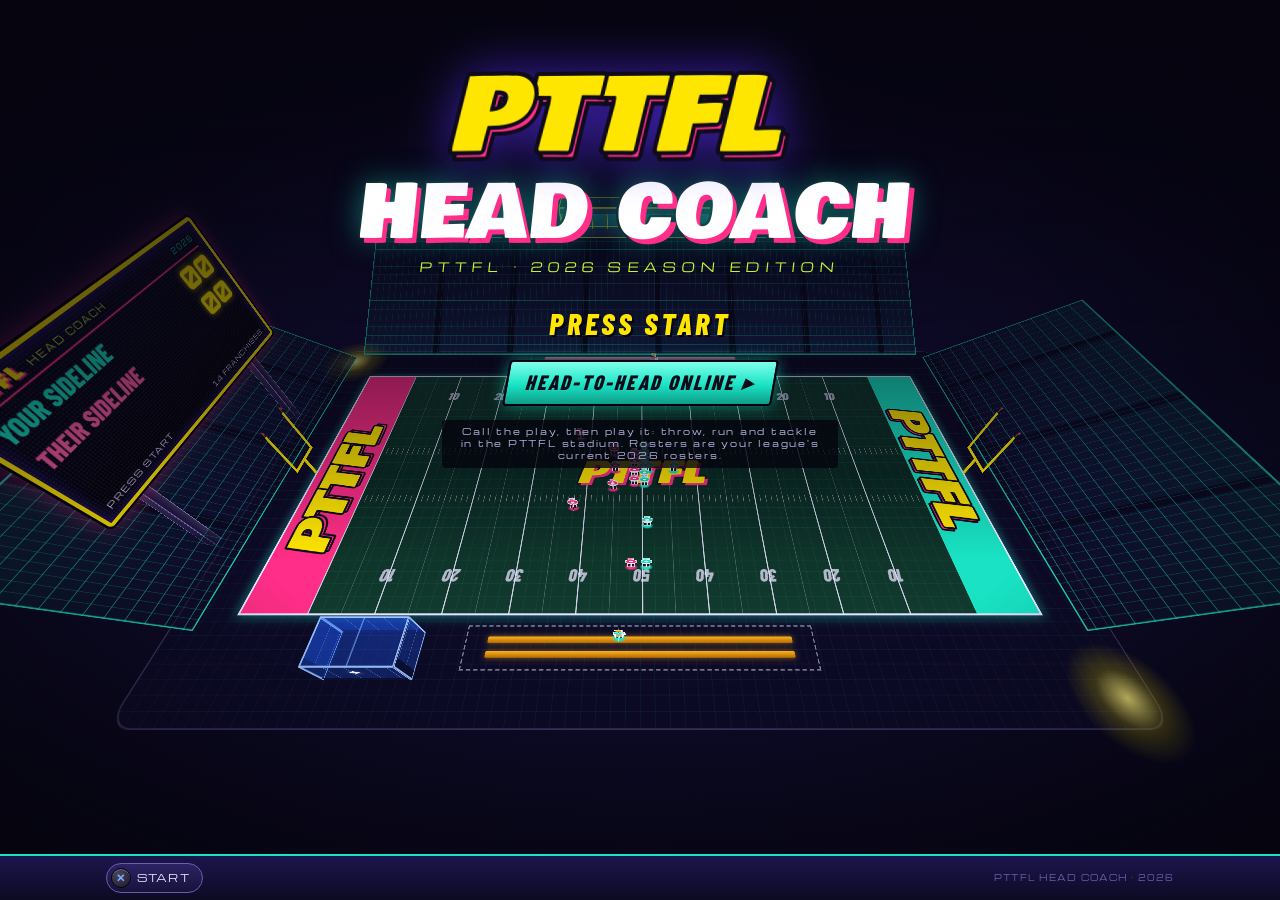
<file: index.html>
<!doctype html>
<html lang="en">
<head>
<meta charset="utf-8">
<meta name="viewport" content="width=device-width,initial-scale=1,viewport-fit=cover">
<title>PTTFL Head Coach</title>
<link rel="preconnect" href="https://fonts.googleapis.com"><link rel="preconnect" href="https://fonts.gstatic.com" crossorigin>
<link rel="stylesheet" href="https://fonts.googleapis.com/css2?family=Anton&family=Bowlby+One&family=Barlow+Condensed:ital,wght@1,700;1,800&family=Michroma&family=Orbitron:wght@700;900&family=Archivo+Narrow:wght@500;600;700&display=swap">
<link rel="stylesheet" href="assets/hc.css">
</head>
<body>
<noscript>PTTFL Head Coach needs JavaScript turned on.</noscript>
<script>window.HC_MODE = 'sp';</script>
<script src="assets/hc-data.js"></script>
<script src="assets/hc-live.js"></script>
<script src="assets/hc-game.js"></script>
</body>
</html>
</file>
<file: assets/hc.css>
/* PTTFL Head Coach */
:root{color-scheme:light;box-sizing:border-box;padding-top:env(safe-area-inset-top,0px);padding-bottom:env(safe-area-inset-bottom,0px)}html{scroll-padding-top:env(safe-area-inset-top,0px)}body{margin:0;padding:0;font:14px -apple-system,BlinkMacSystemFont,sans-serif;background:#fff;color:#000}img{max-width:100%}[hidden]:not([hidden=until-found i]){display:none!important}
:root{
  color-scheme:dark;
  --navy:#0B0920; --ink:#15111F; --deep:#0A0812;
  --text:#F4F0FF; --soft:#D9C9FF; --lav:#B48CFF; --hud-soft:#B7B0E0;
  --purple:#5B2EFF; --yellow:#FFE600; --pink:#FF2E88; --teal:#19E3C4; --lime:#C6F23A; --orange:#FF6B1A;
  --steel-hi:#9C92D8; --steel-lo:#221A4A;
  --pnl:linear-gradient(180deg,rgba(42,31,92,.9) 0%,rgba(24,18,64,.9) 34%,rgba(16,12,42,.93) 100%);
  --grid:linear-gradient(rgba(25,227,196,.055) 1px,transparent 1px) 0 0/22px 22px,linear-gradient(90deg,rgba(25,227,196,.055) 1px,transparent 1px) 0 0/22px 22px;
  --bevel:inset 0 1px 0 rgba(255,255,255,.22),inset 1px 0 0 rgba(255,255,255,.08),inset 0 -2px 0 rgba(0,0,0,.55),0 0 0 1px #05040E,0 8px 18px rgba(0,0,0,.55);
  --f-head:"Barlow Condensed","Arial Narrow",sans-serif;
  --f-hud:"Michroma","Archivo Narrow",sans-serif;
  --f-lcd:"Orbitron","Barlow Condensed",sans-serif;
  --f-body:"Archivo Narrow","Arial Narrow",sans-serif;
  --safe-b:env(safe-area-inset-bottom,0px);
}
*{box-sizing:border-box}
html,body{height:100%}
body{margin:0;color:var(--text);font-family:var(--f-body);font-size:15px;line-height:1.35;overflow:hidden;background:#05040C;-webkit-tap-highlight-color:transparent;user-select:none;-webkit-user-select:none}
button{font:inherit;color:inherit}
:focus-visible{outline:2px solid var(--teal);outline-offset:2px}
*{scrollbar-width:thin;scrollbar-color:#FFE600 #120E2C}
::-webkit-scrollbar{width:10px;height:10px}
::-webkit-scrollbar-track{background:#0A0820;box-shadow:inset 0 0 0 1px #3B3158}
::-webkit-scrollbar-thumb{background:linear-gradient(180deg,#FFF27A,#FFE600 45%,#C9A800);border:2px solid #0A0820;border-radius:3px}
.num{font-variant-numeric:tabular-nums}
[hidden]{display:none!important}

/* ===================== the PTTFL stadium (same build as the Matchup Vault) ===================== */
.mx-ov{position:fixed;inset:0;overflow:hidden;contain:strict;background:radial-gradient(ellipse 90% 70% at 50% 45%,#1B1250 0%,#0B0920 60%,#05040C 100%)}
.mx-ov::after{content:"";position:absolute;inset:0;pointer-events:none;background:radial-gradient(ellipse 80% 70% at 50% 45%,transparent 45%,rgba(5,4,14,.6) 100%)}
.mx-ov.dim::before{content:"";position:absolute;inset:0;z-index:2;background:rgba(5,4,14,.5);pointer-events:none}
.mx-cam{position:absolute;left:50%;top:50%;width:0;height:0;perspective:900px;perspective-origin:50% 30%;transition:top .45s cubic-bezier(.45,0,.2,1)}
.mx-ov.calling .mx-cam{top:40%}
.mx-rig{position:absolute;left:0;top:0;transform-style:preserve-3d;will-change:transform;backface-visibility:hidden}
.mx-rig.glide{transition:transform .9s cubic-bezier(.45,0,.2,1)}
.mx-std{position:absolute;left:-700px;top:-370px;width:1400px;height:780px;border-radius:30px;transform:translateZ(-14px);backface-visibility:hidden;
  background:linear-gradient(rgba(25,227,196,.07) 1px,transparent 1px) 0 0/20px 20px,linear-gradient(90deg,rgba(25,227,196,.07) 1px,transparent 1px) 0 0/20px 20px,#0D0A26;box-shadow:0 0 0 2px #3B3158}
.mx-std::before,.mx-std::after{content:"";position:absolute;width:150px;height:150px;border-radius:50%;background:radial-gradient(circle,rgba(255,242,122,.9),rgba(255,230,0,.25) 35%,transparent 70%)}
.mx-std::before{left:-40px;top:-40px}.mx-std::after{right:-40px;bottom:-40px}
.mx-sec{position:absolute;backface-visibility:visible;border:2px solid rgba(25,227,196,.85);
  background:repeating-linear-gradient(var(--rr),rgba(25,227,196,.55) 0 1.5px,transparent 1.5px 22px),
    repeating-linear-gradient(var(--rd),rgba(25,227,196,.22) 0 1px,transparent 1px 14px),
    repeating-linear-gradient(var(--rd),transparent 0 158px,rgba(11,9,32,.9) 158px 172px),
    linear-gradient(var(--rr),rgba(25,227,196,.10),rgba(13,10,38,.6))}
.mx-sec.n{left:-640px;top:-640px;width:1280px;height:300px;transform-origin:50% 100%;transform:translateZ(2px) rotateX(-30deg);--rr:0deg;--rd:90deg;transform-style:preserve-3d}
.mx-sec.w{left:-950px;top:-330px;width:300px;height:620px;transform-origin:100% 50%;transform:translateZ(2px) rotateY(30deg);--rr:90deg;--rd:0deg}
.mx-sec.e{left:650px;top:-330px;width:300px;height:620px;transform-origin:0 50%;transform:translateZ(2px) rotateY(-30deg);--rr:270deg;--rd:0deg}
.mx-pbase{position:absolute;left:0;top:0;width:100%;height:0;transform-origin:50% 0;transform:rotateX(30deg);transform-style:preserve-3d}
.mx-fld{position:absolute;left:-600px;top:-267px;width:1200px;height:533px;border:3px solid #E8E4FF;box-shadow:0 0 18px rgba(25,227,196,.55);
  background:
    repeating-linear-gradient(90deg,rgba(232,228,255,.85) 0 2px,transparent 2px 100px) 100px 0/1000px 100% no-repeat,
    repeating-linear-gradient(90deg,rgba(232,228,255,.28) 0 1px,transparent 1px 50px) 150px 0/900px 100% no-repeat,
    repeating-linear-gradient(90deg,rgba(232,228,255,.55) 0 1px,transparent 1px 10px) 100px 205px/1000px 14px no-repeat,
    repeating-linear-gradient(90deg,rgba(232,228,255,.55) 0 1px,transparent 1px 10px) 100px 314px/1000px 14px no-repeat,
    linear-gradient(90deg,#FF2E88 0 100px,transparent 100px 1100px,#19E3C4 1100px),
    linear-gradient(rgba(25,227,196,.09) 1px,transparent 1px) 0 0/20px 20px,
    linear-gradient(90deg,rgba(25,227,196,.09) 1px,transparent 1px) 0 0/20px 20px,
    linear-gradient(180deg,#123A2E,#0B2A24 50%,#123A2E)}
.mx-ez{position:absolute;top:0;bottom:0;width:100px;overflow:visible}
.mx-ez.l{left:0}.mx-ez.r{right:0}
.mx-ezl{position:absolute;left:50%;top:50%;width:360px;transform:translate(-50%,-50%) rotate(-90deg)}
.mx-ez.r .mx-ezl{transform:translate(-50%,-50%) rotate(90deg)}
.mx-ezl svg{display:block;width:100%;height:auto;overflow:visible}
.mx-num{position:absolute;font-family:var(--f-head);font-style:italic;font-weight:800;font-size:30px;color:rgba(232,228,255,.75);transform:translateX(-50%)}
.mx-num.t{top:40px}.mx-num.b{bottom:40px;transform:translateX(-50%) rotate(180deg)}
.mx-mid{position:absolute;left:50%;top:50%;transform:translate(-50%,-50%);font-family:"Bowlby One",var(--f-head);font-size:70px;color:#FFE600;-webkit-text-stroke:5px #0E0B1A;paint-order:stroke;text-shadow:5px 5px 0 #FF2E88;font-style:italic;letter-spacing:.02em}
.mx-to{position:absolute;left:50%;top:22%;transform:translate(-50%,-50%);display:none;font-family:"Bowlby One",var(--f-head);font-size:54px;color:#FFE600;-webkit-text-stroke:4px #0E0B1A;paint-order:stroke;text-shadow:4px 4px 0 #FF2E88;font-style:italic;letter-spacing:.06em}
.mx-ov.timeout .mx-to{display:block;animation:toblink 1.2s steps(2,end) infinite}
@keyframes toblink{50%{opacity:.35}}
.mx-team{position:absolute;left:-250px;top:282px;width:500px;height:62px;border:2px dashed rgba(232,228,255,.55);transform:translateZ(4px)}
.mx-bench{position:absolute;left:30px;right:30px;height:9px;background:linear-gradient(180deg,#FFB21F,#B36B00);box-shadow:0 0 8px rgba(255,178,31,.5);border-radius:2px}
.mx-bench.a{top:14px}.mx-bench.b{top:34px}
.mx-team.far{top:-344px;border-color:rgba(255,46,136,.55)}
.mx-team.far .mx-bench{background:linear-gradient(180deg,#FF7AB5,#B3155E);box-shadow:0 0 8px rgba(255,46,136,.5)}
.cb{position:absolute;transform-style:preserve-3d}
.cb>i{position:absolute;display:block;box-sizing:border-box;backface-visibility:visible}
.cb.tent{transform:translateZ(4px)}
.cb.tent>i{border:2px solid #9CC3FF;background:linear-gradient(0deg,rgba(8,12,40,.85) 0 16%,transparent 16%),repeating-linear-gradient(90deg,rgba(127,178,255,.55) 0 1.5px,transparent 1.5px 27px),rgba(30,91,255,.28)}
.cb.tent>i.tp{background:linear-gradient(90deg,transparent 49%,rgba(127,178,255,.6) 49% 51%,transparent 51%),rgba(30,91,255,.35)}
.cb.tent>i.fr::after{content:"+";position:absolute;left:50%;top:38%;transform:translate(-50%,-50%);font:900 26px/1 Arial,sans-serif;color:#fff;text-shadow:0 0 8px #9CC3FF}
.cb.pbox>i{border:2px solid #FFE600;background:rgba(42,31,92,.85)}
.cb.pbox>i.fr{background:linear-gradient(180deg,rgba(42,31,92,.9) 0 18%,transparent 18% 70%,rgba(42,31,92,.9) 70%),repeating-linear-gradient(90deg,#FFE600 0 2px,transparent 2px 36px),linear-gradient(180deg,rgba(25,227,196,.55),rgba(25,227,196,.15))}
.cb.pbox>i.fr::after{content:"PRESS";position:absolute;left:0;right:0;bottom:3px;text-align:center;font-family:var(--f-hud);font-size:11px;letter-spacing:.4em;color:#FFE600}
.cb.pbox>i.tp{background:repeating-linear-gradient(90deg,rgba(255,230,0,.25) 0 1px,transparent 1px 30px),rgba(20,15,51,.9)}
.cb.jpole>i{background:linear-gradient(180deg,#3B3158,#1A1440);border:1px solid #9C92D8}
.mx-gp{position:absolute;display:block;top:-30px;width:130px;height:60px;backface-visibility:visible}
.mx-gp.r{left:600px;transform-origin:0 50%;transform:rotateY(-90deg);
  background:linear-gradient(#FFE600,#FFE600) 0 27px/40px 6px no-repeat,linear-gradient(#FFE600,#FFE600) 37px 0/6px 60px no-repeat,linear-gradient(#FFE600,#FFE600) 40px 0/90px 5px no-repeat,linear-gradient(#FFE600,#FFE600) 40px 55px/90px 5px no-repeat}
.mx-gp.l{left:-730px;transform-origin:100% 50%;transform:rotateY(90deg);
  background:linear-gradient(#FFE600,#FFE600) 90px 27px/40px 6px no-repeat,linear-gradient(#FFE600,#FFE600) 87px 0/6px 60px no-repeat,linear-gradient(#FFE600,#FFE600) 0 0/90px 5px no-repeat,linear-gradient(#FFE600,#FFE600) 0 55px/90px 5px no-repeat}
/* jumbotron at the west end: the live game score */
.mx-jb{position:absolute;display:block;transform-origin:100% 50%;transform:translateZ(158px) rotateY(90deg);transform-style:preserve-3d;backface-visibility:visible}
.mx-jbi{position:absolute;left:50%;top:50%;width:420px;height:215px;transform:translate(-50%,-50%) rotate(-90deg);display:flex;flex-direction:column;gap:4px;padding:8px 14px 8px;overflow:hidden;
  background:radial-gradient(rgba(255,255,255,.07) 1px,transparent 1.3px) 0 0/4px 4px,linear-gradient(180deg,#0B0920,#05040C);border:5px solid #FFE600;border-radius:6px;box-shadow:0 0 0 3px #05040E,0 0 30px rgba(255,46,136,.55),inset 0 0 18px rgba(91,46,255,.45)}
.jb-top{display:flex;align-items:center;gap:10px;padding-bottom:4px;border-bottom:2px solid #FF2E88;font-family:var(--f-hud);font-size:10px;letter-spacing:.2em;text-transform:uppercase;color:#C6F23A}
.jb-top b{font-family:"Bowlby One",Impact,sans-serif;font-weight:400;font-size:19px;line-height:1;color:#FFE600;text-shadow:2px 2px 0 #FF2E88}
.jb-top span:last-child{margin-left:auto;color:#19E3C4}
.jb-row{display:grid;grid-template-columns:minmax(0,1fr) auto;align-items:center;gap:10px}
.jb-row span{font-family:var(--f-head);font-style:italic;font-weight:800;font-size:30px;line-height:1;text-transform:uppercase;white-space:nowrap;overflow:hidden;text-overflow:ellipsis}
.jb-row.u span{color:#19E3C4}.jb-row.t span{color:#FF5CA8}
.jb-row b{font-family:var(--f-lcd);font-weight:900;font-size:40px;line-height:1;color:#FFE600;text-shadow:0 0 10px rgba(255,230,0,.7)}
.jb-foot{margin-top:auto;display:flex;justify-content:space-between;font-family:var(--f-hud);font-size:11px;letter-spacing:.14em;color:#D9D4FF}

/* pixel players (same sprites as the Vault) */
.mx-game{position:absolute;left:0;top:0;transform-style:preserve-3d;transform:translateZ(3px)}
.gp{position:absolute;left:0;top:0;width:0;height:0;transform-style:preserve-3d;--op:1}
.gp>i,.gp::after{content:"";position:absolute;display:block;left:-9px;top:-32px;width:18px;height:32px;transform-origin:50% 100%;transform:rotateX(-90deg);backface-visibility:visible;background-size:100% 100%;image-rendering:pixelated;opacity:var(--op)}
.gp::after{transform:rotateZ(90deg) rotateX(-90deg)}
.gp::before{content:"";position:absolute;left:-11px;top:-6px;width:22px;height:12px;border-radius:50%;background:radial-gradient(ellipse,var(--gc,#fff) 0 35%,transparent 72%);opacity:var(--op)}
.gp.u{--gc:#19E3C4}.gp.t{--gc:#FF2E88}.gp.ball{--gc:#FFE600}
.gp.u>i,.gp.u::after{background-image:url("data:image/svg+xml,%3Csvg xmlns='http://www.w3.org/2000/svg' viewBox='0 0 14 24' shape-rendering='crispEdges'%3E%3Crect x='3' y='0' width='8' height='7' fill='%23FFFFFF'/%3E%3Crect x='1' y='5' width='12' height='9' fill='%23FFFFFF'/%3E%3Crect x='0' y='6' width='4' height='7' fill='%23FFFFFF'/%3E%3Crect x='10' y='6' width='4' height='7' fill='%23FFFFFF'/%3E%3Crect x='2' y='12' width='10' height='6' fill='%23FFFFFF'/%3E%3Crect x='2' y='16' width='5' height='8' fill='%23FFFFFF'/%3E%3Crect x='7' y='16' width='5' height='8' fill='%23FFFFFF'/%3E%3Crect x='4' y='1' width='6' height='5' fill='%235CFFE6'/%3E%3Crect x='2' y='6' width='10' height='7' fill='%2319E3C4'/%3E%3Crect x='1' y='7' width='2' height='5' fill='%2319E3C4'/%3E%3Crect x='11' y='7' width='2' height='5' fill='%2319E3C4'/%3E%3Crect x='3' y='13' width='8' height='4' fill='%23F4F0FF'/%3E%3Crect x='3' y='17' width='3' height='6' fill='%2315111F'/%3E%3Crect x='8' y='17' width='3' height='6' fill='%2315111F'/%3E%3Crect x='8' y='3' width='3' height='2' fill='%23FFFFFF'/%3E%3Crect x='5' y='8' width='4' height='3' fill='%23FFFFFF'/%3E%3C/svg%3E")}
.gp.t>i,.gp.t::after{background-image:url("data:image/svg+xml,%3Csvg xmlns='http://www.w3.org/2000/svg' viewBox='0 0 14 24' shape-rendering='crispEdges'%3E%3Crect x='3' y='0' width='8' height='7' fill='%23FFFFFF'/%3E%3Crect x='1' y='5' width='12' height='9' fill='%23FFFFFF'/%3E%3Crect x='0' y='6' width='4' height='7' fill='%23FFFFFF'/%3E%3Crect x='10' y='6' width='4' height='7' fill='%23FFFFFF'/%3E%3Crect x='2' y='12' width='10' height='6' fill='%23FFFFFF'/%3E%3Crect x='2' y='16' width='5' height='8' fill='%23FFFFFF'/%3E%3Crect x='7' y='16' width='5' height='8' fill='%23FFFFFF'/%3E%3Crect x='4' y='1' width='6' height='5' fill='%23FF7AB5'/%3E%3Crect x='2' y='6' width='10' height='7' fill='%23FF2E88'/%3E%3Crect x='1' y='7' width='2' height='5' fill='%23FF2E88'/%3E%3Crect x='11' y='7' width='2' height='5' fill='%23FF2E88'/%3E%3Crect x='3' y='13' width='8' height='4' fill='%23F4F0FF'/%3E%3Crect x='3' y='17' width='3' height='6' fill='%2315111F'/%3E%3Crect x='8' y='17' width='3' height='6' fill='%2315111F'/%3E%3Crect x='8' y='3' width='3' height='2' fill='%23FFFFFF'/%3E%3Crect x='5' y='8' width='4' height='3' fill='%23FFFFFF'/%3E%3C/svg%3E")}
.gp.ball>i,.gp.ball::after{left:-6px;top:-8px;width:12px;height:8px;background-image:url("data:image/svg+xml,%3Csvg xmlns='http://www.w3.org/2000/svg' viewBox='0 0 10 6' shape-rendering='crispEdges'%3E%3Crect x='2' y='0' width='6' height='6' fill='%238A4A1A'/%3E%3Crect x='0' y='1' width='10' height='4' fill='%238A4A1A'/%3E%3Crect x='3' y='2' width='4' height='1' fill='%23F4F0FF'/%3E%3C/svg%3E")}
.gp.ball::before{left:-6px;top:-4px;width:12px;height:8px}
.gp.co>i,.gp.co::after{left:-10px;top:-34px;width:20px;height:34px}
.gp.co.u>i,.gp.co.u::after{background-image:var(--coach-u)}
.gp.co.t>i,.gp.co.t::after{background-image:var(--coach-t)}
.gp.hi::before{background:radial-gradient(ellipse,#FFE600 0 40%,transparent 75%);left:-14px;top:-8px;width:28px;height:16px}
.gl{position:absolute;left:0;top:0;bottom:0;width:3px;margin-left:-1.5px;opacity:.9;pointer-events:none}
.gl.los{background:#3DD9FF;box-shadow:0 0 8px #3DD9FF}.gl.fst{background:#FFE600;box-shadow:0 0 8px #FFE600}
.mx-tgt{position:absolute;left:0;top:0;width:44px;height:44px;margin:-22px 0 0 -22px;border-radius:50%;border:3px solid #FFE600;box-shadow:0 0 14px #FFE600;opacity:0;transform:translateZ(2px)}

/* ===================== Madden-era menu kit ===================== */
.panel{background:var(--grid),var(--pnl);border:2px solid;border-color:var(--steel-hi) var(--steel-lo) #120D2E #6A5FAE;border-radius:6px;box-shadow:var(--bevel)}
.bar{display:flex;align-items:center;gap:10px;padding:7px 12px;background:linear-gradient(90deg,#5B2EFF,#2A1A8A 70%,transparent);font-family:var(--f-hud);font-size:.6rem;letter-spacing:.16em;text-transform:uppercase;color:#fff;box-shadow:inset 0 -1px 0 rgba(0,0,0,.5);border-radius:4px 4px 0 0}
.bar b{color:var(--yellow);font-weight:400}
.bar .r{margin-left:auto;color:var(--lime)}
.hud{font-family:var(--f-hud);font-size:.58rem;letter-spacing:.14em;text-transform:uppercase;color:var(--lime)}
.lcd{font-family:var(--f-lcd);font-weight:900;color:#8C84B8;background:#05040C;border:2px solid #2A2350;border-radius:4px;padding:4px 10px;box-shadow:inset 0 3px 10px rgba(0,0,0,.85);display:inline-block;font-variant-numeric:tabular-nums}
.lcd.win{color:var(--yellow);text-shadow:0 0 12px rgba(255,230,0,.7)}
.lcd.good{color:var(--lime);text-shadow:0 0 8px rgba(198,242,58,.6)}
.sec{display:flex;align-items:center;margin:0 0 12px}
.sec h2{margin:0;font-family:var(--f-head);font-weight:800;font-style:italic;font-size:1.75rem;line-height:1;letter-spacing:.02em;text-transform:uppercase;color:#fff;padding:2px 22px 4px 14px;transform:skewX(-14deg);white-space:nowrap;
  background:linear-gradient(90deg,#5B2EFF 0%,#3A1DB4 70%,rgba(58,29,180,0) 100%);border-left:7px solid var(--yellow);text-shadow:2px 2px 0 #05040E;box-shadow:inset 0 1px 0 rgba(255,255,255,.3)}
.sec::after{content:"";flex:1;height:2px;margin-left:6px;background:linear-gradient(90deg,#19E3C4,rgba(25,227,196,.15) 60%,transparent);box-shadow:0 0 8px rgba(25,227,196,.6)}
.chip{border:1px solid;border-color:#6A5FAE #221A4A #120D2E #4A4090;border-radius:4px;transform:skewX(-10deg);padding:4px 12px 6px;cursor:pointer;font-family:var(--f-head);font-weight:800;font-style:italic;font-size:1.05rem;color:#D9D4FF;background:linear-gradient(180deg,#2C2364,#17123A);text-transform:uppercase}
.chip:hover{background:linear-gradient(180deg,#3B2F8A,#1E1750);color:#fff}
.chip[aria-pressed="true"]{background:linear-gradient(180deg,#FFF27A,#FFE600 55%,#D9B800);color:#0E0B1A;box-shadow:0 0 12px rgba(255,230,0,.55);border-color:#FFF59A #8A6D00 #5C4800 #E0B400}
.chips{display:flex;flex-wrap:wrap;gap:8px}
.pb{all:unset;cursor:pointer;display:inline-flex;align-items:center;gap:6px;font-family:var(--f-hud);font-size:.6rem;letter-spacing:.12em;text-transform:uppercase;color:#E8E4FF;white-space:nowrap}
.pb[disabled]{opacity:.35;cursor:default}
.pb.pill{padding:4px 12px 4px 4px;border:1px solid #6A5FAE;border-radius:16px;background:linear-gradient(180deg,#2C2364,#17123A)}
.pb.pill:hover:not([disabled]){border-color:#19E3C4;color:#fff}
.pb.big{font-size:.72rem;padding:6px 16px 6px 6px;border-radius:20px}
.pb.big .ps{width:26px;height:26px;font-size:14px}
.ps{display:inline-grid;place-items:center;width:20px;height:20px;border-radius:50%;font-style:normal;font-family:Arial,sans-serif;font-size:11px;font-weight:700;background:radial-gradient(circle at 35% 30%,#4A4560,#1A1828);border:1px solid #05040E;box-shadow:inset 0 1px 0 rgba(255,255,255,.25);flex:0 0 auto}
.ps.x{color:#7FB2FF}.ps.o{color:#FF5A6E}.ps.t{color:#4CE08A}.ps.s{color:#FF8AD8}
.sel{display:inline-block;width:26px;height:9px;margin-right:2px;border-radius:5px;transform:rotate(-12deg);background:linear-gradient(180deg,#8E89AA,#4E4A68 60%,#2E2B42);border:1px solid #05040E;box-shadow:inset 0 1px 0 rgba(255,255,255,.45)}
.shoulder{font-family:var(--f-hud);font-size:.58rem;color:#E8E4FF;background:linear-gradient(180deg,#6F6A8E,#3A3654 60%,#24213A);border:1px solid #05040E;border-radius:9px 9px 4px 4px;padding:4px 9px 3px;box-shadow:inset 0 1px 0 rgba(255,255,255,.35)}
.padbar{position:fixed;left:0;right:0;bottom:0;z-index:40;background:linear-gradient(180deg,rgba(30,22,80,.96),rgba(13,10,36,.98));border-top:2px solid #19E3C4;padding-bottom:var(--safe-b)}
.padbar .in{display:flex;gap:6px 16px;align-items:center;padding:7px 16px;max-width:1100px;margin:0 auto;overflow-x:auto;scrollbar-width:none}
.padbar .in::-webkit-scrollbar{display:none}
.padbar .sp{flex:1}
.padbar .ver{font-family:var(--f-hud);font-size:.5rem;letter-spacing:.14em;color:#6A5FAE;white-space:nowrap}

/* ===================== screens ===================== */
.scr{position:fixed;inset:0;z-index:20;display:flex;flex-direction:column;align-items:center;overflow-y:auto;padding:16px 16px calc(70px + var(--safe-b))}
.scr .box{width:100%;max-width:1040px;margin:auto 0}

/* title */
#title{justify-content:flex-start;padding-top:calc(7vh + env(safe-area-inset-top,0px));background:linear-gradient(180deg,rgba(5,4,14,.82) 0%,rgba(5,4,14,.45) 42%,transparent 62%)}
.tlogo{display:flex;flex-direction:column;align-items:center;gap:6px;transform:skewX(-6deg)}
.tlogo svg{width:min(78vw,420px);height:auto;overflow:visible;filter:drop-shadow(0 0 24px rgba(91,46,255,.6))}
.tlogo .hc{font-family:"Bowlby One",var(--f-head);font-size:clamp(2.4rem,9vw,4.6rem);line-height:.95;color:#fff;-webkit-text-stroke:5px #0E0B1A;paint-order:stroke;text-shadow:5px 5px 0 #FF2E88,0 0 30px rgba(25,227,196,.5);letter-spacing:.02em;text-align:center}
.tlogo .yr{font-family:var(--f-hud);font-size:clamp(.6rem,2vw,.8rem);letter-spacing:.4em;color:var(--lime);margin-top:4px}
.press{margin-top:22px;font-family:var(--f-head);font-style:italic;font-weight:800;font-size:clamp(1.3rem,5vw,1.9rem);letter-spacing:.12em;color:var(--yellow);text-shadow:2px 2px 0 #05040E;animation:blink 1.1s steps(2,end) infinite;cursor:pointer;background:none;border:0;padding:6px 18px}
@keyframes blink{50%{opacity:.15}}
.tsub{background:rgba(5,4,14,.78);padding:6px 12px;border-radius:4px;margin-top:14px;font-family:var(--f-hud);font-size:.55rem;letter-spacing:.2em;color:var(--hud-soft);text-align:center;max-width:44ch}
.career{margin-top:18px;display:flex;gap:10px;align-items:center;font-family:var(--f-hud);font-size:.55rem;letter-spacing:.14em;color:var(--hud-soft)}
.career .lcd{font-size:.9rem;padding:3px 8px}

/* setup */
.steps{display:flex;gap:8px;margin:0 0 14px;flex-wrap:wrap}
.setup{display:grid;grid-template-columns:minmax(0,1.05fr) minmax(0,1fr);gap:16px;align-items:start}
.tlist{max-height:min(62vh,600px);overflow-y:auto;padding:4px 0}
.trow{all:unset;box-sizing:border-box;cursor:pointer;width:100%;display:grid;grid-template-columns:2.2rem minmax(0,1fr) auto auto;gap:10px;align-items:center;padding:8px 12px;border-bottom:1px solid rgba(156,146,216,.16)}
.trow:nth-child(even){background:rgba(255,255,255,.025)}
.trow:hover,.trow:focus-visible{background:linear-gradient(90deg,rgba(91,46,255,.8),rgba(91,46,255,.45));outline:none}
.trow[aria-pressed="true"]{background:linear-gradient(90deg,#FFF27A,#FFE600 60%,#D9B800);color:#0E0B1A}
.trow[aria-pressed="true"] .tn small,.trow[aria-pressed="true"] .rec{color:#3A2E00}
.trow.lock{opacity:.35;cursor:not-allowed}
.trow .ab{font-family:var(--f-hud);font-size:.5rem;letter-spacing:.06em;color:var(--teal);text-align:center;overflow:hidden}
.trow[aria-pressed="true"] .ab{color:#0E0B1A}
.trow .tn{min-width:0;display:flex;flex-direction:column}
.trow .tn b{font-family:var(--f-head);font-style:italic;font-weight:800;font-size:1.15rem;line-height:1.05;text-transform:uppercase;overflow:hidden;text-overflow:ellipsis;white-space:nowrap}
.trow .tn small{font-weight:700;font-size:.76rem;color:var(--hud-soft)}
.trow .rec{font-family:var(--f-head);font-style:italic;font-weight:800;font-size:1rem;color:var(--soft)}
.trow .lcd{font-size:.95rem;padding:3px 7px;min-width:3rem;text-align:center}
.scout{padding:0 0 14px}
.scout .tnm{padding:12px 14px 2px;font-family:var(--f-head);font-style:italic;font-weight:800;font-size:2rem;line-height:1;text-transform:uppercase;overflow-wrap:anywhere}
.scout .mgr{padding:0 14px;font-family:var(--f-hud);font-size:.56rem;letter-spacing:.12em;color:var(--hud-soft)}
.scout .ovr{display:flex;align-items:center;gap:12px;padding:10px 14px}
.scout .ovr .lcd{font-size:2rem}
.rbars{display:grid;gap:7px;padding:4px 14px 8px}
.rb{display:grid;grid-template-columns:3.6rem minmax(0,1fr) 2.2rem;gap:8px;align-items:center}
.rb span{font-family:var(--f-hud);font-size:.52rem;letter-spacing:.12em;color:var(--lime)}
.rb i{display:block;height:10px;background:#05040C;border:1px solid #2A2350;border-radius:2px;overflow:hidden}
.rb i b{display:block;height:100%;background:linear-gradient(90deg,#19E3C4,#C6F23A,#FFE600);box-shadow:0 0 8px rgba(198,242,58,.5)}
.rb em{font-style:normal;font-family:var(--f-lcd);font-weight:900;font-size:.85rem;color:#fff;text-align:right}
.roster{display:grid;grid-template-columns:repeat(2,minmax(0,1fr));gap:4px 12px;padding:4px 14px}
.roster div{display:flex;gap:8px;align-items:baseline;min-width:0;font-weight:700;font-size:.9rem;border-left:4px solid var(--pc,#5B2EFF);padding-left:7px}
.roster div span{font-family:var(--f-hud);font-size:.5rem;color:var(--pc);flex:0 0 auto}
.roster div b{white-space:nowrap;overflow:hidden;text-overflow:ellipsis}
.p-QB{--pc:#FF5CA8}.p-RB{--pc:#C6F23A}.p-WR{--pc:#3DD9FF}.p-TE{--pc:#FFB21F}.p-K{--pc:#B48CFF}.p-DST{--pc:#8C8AA6}
.note{padding:6px 14px 0;font-size:.78rem;color:var(--hud-soft)}
.ribbon{display:inline-block;margin:8px 14px 0;font-family:var(--f-head);font-style:italic;font-weight:800;font-size:.95rem;padding:3px 12px 4px;background:linear-gradient(180deg,#FF5CA8,#FF2E88 60%,#C4126A);border:2px solid #05040E;border-radius:4px;transform:skewX(-8deg);box-shadow:0 0 12px rgba(255,46,136,.5);text-transform:uppercase}

/* pregame */
.tape{display:grid;grid-template-columns:minmax(0,1fr) auto minmax(0,1fr);gap:12px;align-items:center;padding:14px}
.tape .side{min-width:0}
.tape .side.r{text-align:right}
.tape .nm{font-family:var(--f-head);font-style:italic;font-weight:800;font-size:1.6rem;line-height:1.02;text-transform:uppercase;overflow-wrap:anywhere}
.tape .side.l .nm{color:var(--teal)}.tape .side.r .nm{color:#FF5CA8}
.tape .mg{font-family:var(--f-hud);font-size:.52rem;letter-spacing:.12em;color:var(--hud-soft);margin-top:3px}
.tape .vs{font-family:var(--f-head);font-style:italic;font-weight:800;font-size:2rem;color:var(--pink);text-shadow:2px 2px 0 #05040E}
.cmp{display:grid;gap:6px;padding:0 14px 14px}
.cmp .row{display:grid;grid-template-columns:2.4rem minmax(0,1fr) 4.2rem minmax(0,1fr) 2.4rem;gap:8px;align-items:center}
.cmp .row em{font-style:normal;font-family:var(--f-lcd);font-weight:900;font-size:.9rem;text-align:center}
.cmp .row span{font-family:var(--f-hud);font-size:.5rem;letter-spacing:.12em;color:var(--lime);text-align:center}
.cmp .row i{display:block;height:10px;background:#05040C;border:1px solid #2A2350;border-radius:2px;overflow:hidden;position:relative}
.cmp .row i b{position:absolute;top:0;bottom:0;display:block}
.cmp .row i.l b{right:0;background:linear-gradient(270deg,#19E3C4,#0E8F7C)}
.cmp .row i.r b{left:0;background:linear-gradient(90deg,#FF2E88,#8A0F48)}
.cmp .row em.up{color:var(--yellow);text-shadow:0 0 8px rgba(255,230,0,.6)}
.opts{display:grid;grid-template-columns:repeat(2,minmax(0,1fr));gap:14px;margin-top:14px}
.opt{padding:0 0 12px}
.opt .chips{padding:10px 12px 0}
.opt p{margin:8px 12px 0;font-size:.82rem;color:var(--hud-soft);min-height:2.2em}
.go-row{display:flex;justify-content:flex-end;gap:12px;margin-top:16px;flex-wrap:wrap}

/* ===================== gameday HUD ===================== */
#hud{position:fixed;left:0;right:0;top:0;z-index:15;pointer-events:none;padding:calc(8px + env(safe-area-inset-top,0px)) 12px 0}
.bug{pointer-events:auto;margin:0 auto;max-width:860px;display:grid;grid-template-columns:minmax(0,1fr) minmax(0,1fr) auto auto;align-items:stretch;border-radius:6px;overflow:hidden;box-shadow:var(--bevel);border:2px solid;border-color:var(--steel-hi) var(--steel-lo) #120D2E #6A5FAE;background:linear-gradient(180deg,#221A55,#0D0A26)}
.bt{display:grid;grid-template-columns:auto minmax(0,1fr) auto;align-items:center;gap:8px;padding:5px 8px 5px 10px;position:relative;min-width:0}
.bt.u{background:linear-gradient(90deg,rgba(25,227,196,.32),rgba(25,227,196,.08));border-right:1px solid #05040E}
.bt.t{background:linear-gradient(90deg,rgba(255,46,136,.32),rgba(255,46,136,.08));border-right:1px solid #05040E}
.bt .ab{font-family:var(--f-head);font-style:italic;font-weight:800;font-size:1.35rem;line-height:1;text-transform:uppercase;color:#fff;text-shadow:2px 2px 0 #05040E}
.bt .tos{display:flex;gap:3px;align-self:end;padding-bottom:3px}
.bt .tos i{width:12px;height:4px;border-radius:1px;background:var(--yellow);box-shadow:0 0 5px rgba(255,230,0,.6)}
.bt .tos i.x{background:#3B3158;box-shadow:none}
.bt .lcd{font-size:1.25rem;padding:2px 8px;min-width:2.9rem;text-align:center;color:#fff}
.bt.poss::after{content:"";position:absolute;left:3px;top:50%;margin-top:-5px;border:5px solid transparent;border-left:6px solid var(--yellow);filter:drop-shadow(0 0 4px #FFE600)}
.bq{display:flex;flex-direction:column;align-items:center;justify-content:center;padding:3px 12px;background:#05040C;border-right:1px solid #2A2350}
.bq span{font-family:var(--f-hud);font-size:.5rem;letter-spacing:.14em;color:var(--lime)}
.bq b{font-family:var(--f-lcd);font-weight:900;font-size:1.15rem;color:var(--yellow);text-shadow:0 0 8px rgba(255,230,0,.6);font-variant-numeric:tabular-nums}
.bd{display:flex;flex-direction:column;align-items:center;justify-content:center;padding:3px 12px;background:linear-gradient(180deg,#FFF27A,#FFE600 55%,#D9B800);color:#0E0B1A;min-width:7.5rem}
.bd span{font-family:var(--f-head);font-style:italic;font-weight:800;font-size:1.1rem;line-height:1;white-space:nowrap}
.bd small{font-family:var(--f-hud);font-size:.46rem;letter-spacing:.1em;white-space:nowrap}
.hudrow{max-width:860px;margin:6px auto 0;display:flex;gap:10px;align-items:center;justify-content:space-between}
.mom{pointer-events:auto;display:flex;align-items:center;gap:7px;font-family:var(--f-hud);font-size:.46rem;letter-spacing:.14em;color:var(--hud-soft);background:rgba(10,8,32,.82);border:1px solid #3B3158;border-radius:4px;padding:4px 8px}
.mom i{position:relative;display:block;width:110px;height:8px;background:linear-gradient(90deg,#FF2E88,#3B3158 48%,#3B3158 52%,#19E3C4);border-radius:2px;border:1px solid #05040E}
.mom i b{position:absolute;top:-4px;width:4px;height:14px;margin-left:-2px;background:#fff;box-shadow:0 0 6px #fff;border-radius:1px;left:50%;transition:left .6s ease}
.camb{pointer-events:auto}
/* pause-menu stats */
.statpg{display:flex;flex-direction:column;gap:10px;width:100%}
.sp-score{display:flex;align-items:center;justify-content:space-between;gap:10px;font-family:var(--f-head);font-style:italic;font-weight:800;font-size:1.2rem;text-transform:uppercase}
.sp-score .u{color:#19E3C4}.sp-score .t{color:#FF2E88}
.sp-score .lcd{font-size:1.4rem;margin:0 4px}
.sp-score .q{font-family:var(--f-hud);font-style:normal;font-weight:400;font-size:.55rem;letter-spacing:.12em;color:var(--hud-soft)}
.sp-grid{display:grid;grid-template-columns:repeat(2,minmax(0,1fr));gap:10px;align-items:start}
.statpg .tbl{max-height:none}
.statpg td small{font-family:var(--f-hud);font-size:.5rem;color:var(--hud-soft)}
.stats.pl td:last-child{text-align:right;white-space:nowrap}
.stats.pl.u thead th{color:#19E3C4}.stats.pl.t thead th{color:#FF2E88}
.stats tr.sh th{font-family:var(--f-hud);font-size:.48rem;letter-spacing:.14em;color:var(--yellow);text-align:left;padding-top:8px}
.statpg>.chip{align-self:flex-start}
.keys{display:grid;grid-template-columns:repeat(2,minmax(0,1fr));gap:14px 18px}
.kgrp{display:flex;flex-direction:column;gap:5px}
.kgrp .hud{color:var(--yellow);margin-bottom:2px}
.krow{display:flex;align-items:center;justify-content:space-between;gap:10px;font-size:.86rem;color:#E6E1FF;border-bottom:1px solid rgba(156,146,216,.15);padding-bottom:4px}
.krow em{font-style:normal;text-align:right;color:var(--hud-soft)}
kbd{display:inline-block;min-width:1.4em;text-align:center;font-family:var(--f-hud);font-size:.55rem;color:#fff;background:linear-gradient(180deg,#3B3158,#1A1440);border:1px solid #6A5FAE;border-bottom-width:3px;border-radius:4px;padding:3px 6px}
@media (max-width:760px){.keys{grid-template-columns:1fr}}
@media (max-width:760px){.sp-grid{grid-template-columns:1fr}}
.wind{display:flex;align-items:center;gap:5px;font-family:var(--f-hud);font-size:.46rem;letter-spacing:.12em;color:var(--hud-soft);background:rgba(10,8,32,.82);border:1px solid #3B3158;border-radius:4px;padding:3px 8px;margin-right:auto;margin-left:8px}
.wind i{display:inline-block;position:relative;width:14px;height:14px}
.wind i::before{content:"";position:absolute;left:5px;top:5px;width:4px;height:9px;background:#FF2E3E}
.wind i::after{content:"";position:absolute;left:1px;top:0;border:6px solid transparent;border-bottom:7px solid #FF2E3E;border-top:0}
.wind b{font-family:var(--f-head);font-style:italic;font-weight:800;font-size:.95rem;letter-spacing:0;color:#fff}
.wind em{font-style:normal;color:var(--yellow)}
@media (max-width:640px){.wind span,.wind em{display:none}}
/* digital wind flags on the uprights */
.wflag{position:absolute;width:0;height:0;transform-style:preserve-3d;transform:translateZ(130px) rotateZ(var(--wa,0deg))}
.wflag>b{position:absolute;left:0;top:-12px;width:10px;height:12px;transform-origin:0 100%;transform:rotateX(-90deg);transform-style:preserve-3d}
.wflag i{position:absolute;left:0;top:0;width:1px;height:12px;background:#FFE600}
.wflag span{position:absolute;left:1px;top:0;height:4px;width:calc(3px + var(--wl,.5) * 4px);transform-origin:0 0;backface-visibility:visible;background:#FF2E3E;image-rendering:pixelated;
  animation:wflap var(--wf,.8s) steps(1,end) infinite;transform:rotate(calc((1 - var(--wl,.5)) * 70deg))}
@keyframes wflap{0%{clip-path:none}50%{clip-path:polygon(0 0,100% 25%,100% 100%,0 100%)}}
@media (prefers-reduced-motion:reduce){.wflag span{animation:none}}
.tick{max-width:860px;margin:6px auto 0;font-weight:700;font-size:.86rem;color:#E6E1FF;background:rgba(10,8,32,.78);border-left:4px solid var(--teal);padding:4px 10px;border-radius:0 4px 4px 0;min-height:1.6em;white-space:nowrap;overflow:hidden;text-overflow:ellipsis}
.tick.t{border-left-color:var(--pink)}
.tick b{color:var(--yellow)}

/* result banner */
#banner{position:fixed;left:50%;top:40%;z-index:30;transform:translate(-50%,-50%);display:flex;flex-direction:column;align-items:center;gap:8px;pointer-events:none;width:min(94vw,680px)}
#banner .bn-t{font-family:var(--f-head);font-style:italic;font-weight:800;font-size:clamp(2.2rem,9vw,4.2rem);line-height:1;text-transform:uppercase;color:#fff;padding:4px 30px 8px 18px;transform:skewX(-14deg) translateX(-40px);opacity:0;
  background:linear-gradient(90deg,#5B2EFF,#3A1DB4 70%,rgba(58,29,180,0));border-left:9px solid #FFE600;text-shadow:3px 3px 0 #05040E;transition:transform .22s cubic-bezier(.2,.9,.3,1.2),opacity .12s;white-space:nowrap}
#banner.td .bn-t{background:linear-gradient(90deg,#FF2E88,#C4126A 70%,rgba(196,18,106,0));border-left-color:#19E3C4;font-size:clamp(2.6rem,11vw,5.2rem)}
#banner.bad .bn-t{background:linear-gradient(90deg,#FF2E88,#8A0F48 70%,rgba(138,15,72,0))}
#banner.good .bn-t{background:linear-gradient(90deg,#0E8F7C,#0B5A50 70%,rgba(11,90,80,0));border-left-color:#C6F23A}
#banner .bn-s{font-family:var(--f-hud);font-size:.62rem;letter-spacing:.18em;color:var(--lime);text-transform:uppercase;background:rgba(5,4,14,.8);padding:4px 10px;border-radius:3px;opacity:0;transition:opacity .2s .1s;text-align:center}
#banner .bn-c{font-family:var(--f-hud);font-size:.55rem;letter-spacing:.14em;padding:3px 9px;border-radius:3px;opacity:0;transition:opacity .2s .15s}
#banner .bn-c.w{background:#C6F23A;color:#0E0B1A}#banner .bn-c.l{background:#FF2E88;color:#fff}#banner .bn-c.e{background:#3B3158;color:#E8E4FF}
#banner.on .bn-t{opacity:1;transform:skewX(-14deg) translateX(0)}
#banner.on .bn-s,#banner.on .bn-c{opacity:1}

/* play-call tablet */
#tablet{position:fixed;left:50%;bottom:calc(52px + var(--safe-b));z-index:16;width:min(1100px,calc(100vw - 16px));transform:translate(-50%,0);transition:transform .32s cubic-bezier(.45,0,.2,1),opacity .2s;max-height:calc(58vh);display:flex;flex-direction:column}
#tablet.off{transform:translate(-50%,120%);opacity:0;pointer-events:none}
#tablet .bar{flex:0 0 auto;flex-wrap:wrap;row-gap:2px}
#tablet .bar .side{padding:1px 7px;border-radius:2px;color:#0E0B1A;background:var(--teal)}
#tablet.def .bar .side{background:var(--pink);color:#fff}
.coord{display:flex;align-items:center;gap:10px;padding:7px 12px;border-bottom:1px solid rgba(156,146,216,.2);font-size:.86rem;color:#E6E1FF;flex:0 0 auto}
.coord .av{width:30px;height:30px;border-radius:50%;flex:0 0 auto;display:grid;place-items:center;font-family:var(--f-head);font-style:italic;font-weight:800;font-size:.9rem;color:#0E0B1A;background:var(--c,#19E3C4);box-shadow:0 0 0 2px #05040E,0 0 0 3px var(--c,#19E3C4)}
.coord b{color:var(--yellow)}
.coord .cf{margin-left:auto;font-family:var(--f-hud);font-size:.5rem;letter-spacing:.1em;color:var(--lime);white-space:nowrap}
.cards{display:grid;grid-template-columns:repeat(var(--n,8),minmax(0,1fr));gap:8px;padding:10px 12px;overflow-y:auto}
.pc{all:unset;box-sizing:border-box;cursor:pointer;position:relative;display:flex;flex-direction:column;gap:2px;padding:6px 7px 7px;border:1px solid;border-color:#6A5FAE #221A4A #120D2E #4A4090;border-radius:5px;background:linear-gradient(180deg,#1E1650,#0F0B2C);min-width:0}
.pc:hover,.pc:focus-visible{border-color:#7FFFEA #0E7F6E #0A5A4E #19E3C4;box-shadow:0 0 12px rgba(25,227,196,.45);outline:none}
.pc svg{display:block;width:100%;height:auto;border-radius:3px;background:linear-gradient(rgba(25,227,196,.08) 1px,transparent 1px) 0 0/10px 10px,#0B2A24}
.pc .nm{font-family:var(--f-head);font-style:italic;font-weight:800;font-size:1.02rem;line-height:1;text-transform:uppercase;color:#fff;white-space:nowrap;overflow:hidden;text-overflow:ellipsis;margin-top:3px}
.pc .fm{font-family:var(--f-hud);font-size:.45rem;letter-spacing:.08em;color:var(--hud-soft);white-space:nowrap;overflow:hidden;text-overflow:ellipsis}
.pc .k{position:absolute;right:5px;top:5px;font-family:var(--f-hud);font-size:.45rem;color:#8C84B8;background:rgba(5,4,14,.8);padding:1px 4px;border-radius:2px}
.pc.rec{border-color:#FFF59A #8A6D00 #5C4800 #E0B400;box-shadow:0 0 12px rgba(255,230,0,.35)}
/* run / pass picker */
.rpick{display:grid;grid-template-columns:1fr 1fr minmax(0,.75fr);gap:10px;padding:10px 12px}
.rpb{all:unset;box-sizing:border-box;cursor:pointer;position:relative;display:grid;grid-template-columns:minmax(0,1.1fr) minmax(0,1fr);grid-template-rows:auto auto 1fr;column-gap:12px;align-items:start;padding:10px 12px;border:1px solid;border-color:#6A5FAE #221A4A #120D2E #4A4090;border-radius:6px;background:linear-gradient(180deg,#1E1650,#0F0B2C);min-width:0}
.rpb svg{grid-row:1/4;display:block;width:100%;height:auto;border-radius:3px;background:linear-gradient(rgba(25,227,196,.08) 1px,transparent 1px) 0 0/10px 10px,#0B2A24}
.rpb b{font-family:var(--f-head);font-style:italic;font-weight:800;font-size:2.3rem;line-height:.95;text-transform:uppercase;color:#fff;text-shadow:3px 3px 0 #5B2EFF}
.rpb.run b{text-shadow:3px 3px 0 #FF2E88}.rpb.pass b{text-shadow:3px 3px 0 #19E3C4}
.rpb small{font-family:var(--f-hud);font-size:.5rem;letter-spacing:.12em;color:var(--hud-soft);margin-top:4px}
.rpb em{align-self:end;font-family:var(--f-hud);font-style:normal;font-size:.45rem;letter-spacing:.08em;color:#0E0B1A;background:var(--yellow);padding:2px 5px;border-radius:2px;justify-self:start;max-width:100%;overflow:hidden;text-overflow:ellipsis;white-space:nowrap}
.rpb.oc{grid-template-columns:1fr;grid-template-rows:auto;border-color:#FFF59A #8A6D00 #5C4800 #E0B400}
.rpb.oc svg{grid-row:auto}
.rpb.oc b{font-size:1.25rem;margin-top:6px;text-shadow:2px 2px 0 #8A6D00}
.rpb.oc small{font-family:var(--f-head);font-style:italic;font-weight:800;font-size:.95rem;letter-spacing:0;color:var(--yellow);text-transform:uppercase}
.rpb .k{position:absolute;right:6px;top:6px;font-family:var(--f-hud);font-size:.45rem;color:#8C84B8;background:rgba(5,4,14,.8);padding:1px 4px;border-radius:2px}
.rpb:hover,.rpb:focus-visible{border-color:#7FFFEA #0E7F6E #0A5A4E #19E3C4;box-shadow:0 0 14px rgba(25,227,196,.45);outline:none}
@media (max-width:760px){.rpick{grid-template-columns:1fr 1fr;gap:6px;padding:7px 8px}.rpb{grid-template-columns:1fr;padding:7px 8px}.rpb svg{grid-row:auto}.rpb b{font-size:1.6rem;margin-top:4px}.rpb.oc{grid-column:1/-1;grid-template-columns:90px 1fr;column-gap:10px}.rpb.oc svg{grid-row:1/3}.rpb.oc b{margin-top:0}}
.pc.rec::before{content:"OC PICK";position:absolute;left:5px;top:5px;z-index:1;font-family:var(--f-hud);font-size:.42rem;letter-spacing:.08em;color:#0E0B1A;background:var(--yellow);padding:1px 4px;border-radius:2px}
#tablet.def .pc.rec::before{content:"DC PICK"}
.specials{display:flex;flex-wrap:wrap;gap:8px;padding:0 12px 10px}
.specials:empty{display:none}
.spb{all:unset;box-sizing:border-box;cursor:pointer;font-family:var(--f-head);font-style:italic;font-weight:800;font-size:1.05rem;text-transform:uppercase;padding:5px 14px 7px;border-radius:4px;transform:skewX(-10deg);color:#fff;border:1px solid #05040E;background:linear-gradient(180deg,#FF8A1F,#C4580A);box-shadow:inset 0 1px 0 rgba(255,255,255,.35)}
.spb.alt{background:linear-gradient(180deg,#5B2EFF,#2A1A8A)}
.spb.red{background:linear-gradient(180deg,#FF5A6E,#B3122B)}
.spb:hover,.spb:focus-visible{filter:brightness(1.15);outline:none}
.spb small{font-family:var(--f-hud);font-style:normal;font-size:.45rem;letter-spacing:.08em;margin-left:6px;opacity:.85}
.ask{padding:14px 12px 4px;font-family:var(--f-head);font-style:italic;font-weight:800;font-size:1.4rem;text-transform:uppercase;line-height:1.05}
.ask small{display:block;font-family:var(--f-body);font-style:normal;font-weight:600;font-size:.86rem;text-transform:none;color:var(--hud-soft);margin-top:4px}

/* audibles */
.rt-svg{position:absolute;inset:0;width:100%;height:100%;pointer-events:none;overflow:visible}
.mx-ov.presnap .gp>i{cursor:pointer}
/* name plates */
.plates{position:absolute;inset:0;z-index:3;pointer-events:none;--pc:#19E3C4}
.plates.t{--pc:#FF2E88}
.npl{position:absolute;left:0;top:0;display:flex;align-items:baseline;gap:4px;padding:1px 5px 2px;white-space:nowrap;background:rgba(8,6,24,.84);border:1px solid rgba(255,255,255,.14);border-bottom:2px solid var(--pc);border-radius:2px;box-shadow:0 2px 6px rgba(0,0,0,.45);will-change:transform;transition:opacity .15s}
.npl::after{content:"";position:absolute;left:50%;bottom:-5px;margin-left:-3px;border:3px solid transparent;border-top-color:var(--pc);border-bottom:0}
.npl b{font-family:var(--f-head);font-style:italic;font-weight:800;font-size:.68rem;line-height:1;text-transform:uppercase;color:#fff;letter-spacing:.01em}
.npl em{font-family:var(--f-hud);font-style:normal;font-size:.36rem;letter-spacing:.06em;color:var(--pc)}
.mx-ov.calling .npl{opacity:.75}
/* fast forward while a coordinator has the call */
.ffx{position:absolute;inset:0;z-index:4;pointer-events:none;display:none;overflow:hidden;
  background:repeating-linear-gradient(0deg,rgba(0,0,0,.16) 0 1px,transparent 1px 3px),radial-gradient(ellipse 80% 70% at 50% 50%,transparent 55%,rgba(25,227,196,.10) 100%)}
.mx-ov.ff:not(.calling) .ffx{display:block}
.mx-ov.ff:not(.calling) .mx-cam{filter:saturate(1.15) contrast(1.05)}
.ffx::before{content:"";position:absolute;inset:0;background:linear-gradient(90deg,rgba(255,46,136,.10),transparent 28%,transparent 72%,rgba(25,227,196,.10));mix-blend-mode:screen}
.ffx::after{content:"";position:absolute;inset:-10% -50%;background:repeating-linear-gradient(90deg,transparent 0 140px,rgba(255,255,255,.10) 140px 220px,transparent 220px 420px) 0 0/420px 100%,repeating-linear-gradient(0deg,transparent 0 37px,rgba(0,0,0,1) 37px 38px,transparent 38px 61px);background-blend-mode:multiply;
  -webkit-mask:linear-gradient(90deg,#000,transparent 22%,transparent 78%,#000);mask:linear-gradient(90deg,#000,transparent 22%,transparent 78%,#000);opacity:.5;animation:ffstreak .35s linear infinite}
@keyframes ffstreak{to{transform:translateX(-420px)}}
.ffband{position:absolute;left:0;right:0;height:16%;top:-20%;background:linear-gradient(180deg,transparent,rgba(255,255,255,.09) 40%,rgba(255,255,255,.18) 50%,rgba(255,255,255,.05) 60%,transparent);animation:ffband 1.1s linear infinite}
@keyframes ffband{to{top:110%}}
.ffbadge{position:absolute;right:max(20px,calc(50% - 530px));top:calc(112px + env(safe-area-inset-top,0px));display:flex;align-items:center;gap:8px;padding:6px 12px 6px 10px;background:rgba(8,6,24,.78);border:1px solid rgba(25,227,196,.45);border-radius:4px;box-shadow:0 0 18px rgba(25,227,196,.25)}
.ffbadge b{font-family:var(--f-head);font-style:italic;font-weight:800;font-size:1.35rem;line-height:1;color:#fff;text-shadow:2px 2px 0 #FF2E88}
.ffbadge em{font-family:var(--f-hud);font-style:normal;font-size:.62rem;color:var(--yellow)}
.ffar{display:flex}
.ffar i{width:0;height:0;border-top:11px solid transparent;border-bottom:11px solid transparent;border-left:16px solid #19E3C4;filter:drop-shadow(0 0 5px rgba(25,227,196,.8));animation:ffar .5s steps(2,end) infinite}
.ffar i+i{margin-left:-3px;animation-delay:.25s}
@keyframes ffar{50%{opacity:.25}}
@media (max-width:640px){.ffbadge{top:calc(146px + env(safe-area-inset-top,0px));right:12px;padding:4px 9px 4px 8px}.ffbadge b{font-size:1.05rem}.ffar i{border-top-width:8px;border-bottom-width:8px;border-left-width:12px}.npl b{font-size:.6rem}}
@media (prefers-reduced-motion:reduce){.ffband{animation:none;display:none}.ffar i{animation:none}.ffx::after{animation:none}}
.spb.audb{margin-left:auto;font-size:.85rem;padding:4px 10px 6px;background:linear-gradient(180deg,#3B2F8A,#1E1750);flex:0 0 auto}
.spb.audb[aria-pressed="true"]{background:linear-gradient(180deg,#FFF27A,#FFE600 55%,#D9B800);color:#0E0B1A}
.coord .cf + .spb.audb{margin-left:8px}
.spb.audb + .spb.audb{margin-left:6px}
.spb.flipb[aria-pressed="true"]{background:linear-gradient(180deg,#7FFFEA,#19E3C4 55%,#0E9C87);color:#0E0B1A}
#tablet.flip .pc svg,#tablet.flip .rpb svg{transform:scaleX(-1)}
.prlist{display:grid;grid-template-columns:repeat(5,minmax(0,1fr));gap:8px;padding:10px 12px 4px}
.prc{all:unset;box-sizing:border-box;cursor:pointer;display:flex;flex-direction:column;gap:2px;padding:7px 9px;border:1px solid;border-color:#6A5FAE #221A4A #120D2E #4A4090;border-radius:5px;background:linear-gradient(180deg,#1E1650,#0F0B2C);min-width:0;position:relative}
.prc:hover,.prc:focus-visible{border-color:#19E3C4;box-shadow:0 0 10px rgba(25,227,196,.4);outline:none}
.prc.on{border-color:#FF2E88;box-shadow:0 0 12px rgba(255,46,136,.55)}
.prc .ps2{font-family:var(--f-hud);font-size:.48rem;letter-spacing:.12em;color:var(--lime)}
.prc b{font-family:var(--f-head);font-style:italic;font-weight:800;font-size:1.05rem;line-height:1;text-transform:uppercase;white-space:nowrap;overflow:hidden;text-overflow:ellipsis}
.prc em{font-style:normal;font-family:var(--f-hud);font-size:.5rem;letter-spacing:.1em;text-transform:uppercase;color:#19E3C4}
.prc.on em{color:#FF5CA8}
.prc.pri::after{content:"★";position:absolute;right:6px;top:4px;color:#FFE600;font-size:.8rem}
.psbody{flex:1 1 auto;min-height:0;overflow-y:auto}
.rtree{padding:6px 12px 2px;display:grid;grid-template-columns:minmax(0,340px) minmax(0,1fr);gap:14px;align-items:center}
.rtree .hud{display:block;margin-bottom:2px}
.rtgfx{background:linear-gradient(rgba(25,227,196,.07) 1px,transparent 1px) 0 0/15px 15px,linear-gradient(90deg,rgba(25,227,196,.07) 1px,transparent 1px) 0 0/15px 15px,#0A0820;border:1px solid #3B3158;border-radius:5px;box-shadow:inset 0 0 18px rgba(91,46,255,.35)}
.rtsvg{display:block;width:100%;height:auto;max-height:200px}
.trb{cursor:pointer;outline:none}
.trb .hit{fill:none;stroke:transparent;stroke-width:22;pointer-events:stroke}
.trb .ln{fill:none;stroke:#19E3C4;stroke-width:3.5;stroke-linecap:round;stroke-linejoin:round;opacity:.8}
.trb text{font-family:var(--f-head);font-style:italic;font-weight:800;font-size:15px;fill:#D9D4FF;letter-spacing:.02em;paint-order:stroke;stroke:#0A0820;stroke-width:3px}
.trb text .n{font-family:var(--f-hud);font-style:normal;font-weight:400;font-size:9px;fill:#8C84B8}
.trb:hover .ln,.trb:focus-visible .ln{stroke:#FF5CA8;opacity:1}
.trb:hover text,.trb:focus-visible text{fill:#fff}
.trb.on .ln{stroke:#FFE600;stroke-width:5.5;opacity:1;filter:drop-shadow(0 0 4px rgba(255,230,0,.8))}
.trb.on text{fill:#FFE600}
.rtside{display:flex;flex-direction:column;gap:6px;min-width:0}
.rtside .rtn{font-family:var(--f-head);font-style:italic;font-weight:800;font-size:1.5rem;line-height:1;text-transform:uppercase;color:#fff;overflow-wrap:anywhere}
.rtside .rtcur{font-family:var(--f-hud);font-size:.58rem;letter-spacing:.14em;text-transform:uppercase;color:#FFE600}
.rthint{font-size:.76rem;color:var(--hud-soft)}
.rtside .chip.tgtb{align-self:flex-start;margin-left:0}
.rtree .chip{font-size:.95rem;padding:3px 10px 5px}
.rtree .chip.tgtb{border-color:#FFF59A #8A6D00 #5C4800 #E0B400;color:#FFE600}
.rtree .chip.tgtb[aria-pressed="true"]{color:#0E0B1A}
.rtree .chip.tgtb[disabled]:not([aria-pressed="true"]){opacity:.4;cursor:default}
@media (max-width:640px){.prlist{grid-template-columns:repeat(3,minmax(0,1fr));gap:5px;padding:7px 8px 2px}.prc b{font-size:.88rem}.rtree .chip{font-size:.82rem;padding:3px 8px 4px}
  .rtree{grid-template-columns:minmax(0,1.5fr) minmax(0,1fr);gap:8px;padding:4px 8px 0}.rtsvg{max-height:150px}.rtside{gap:4px}.rtside .rtn{font-size:1rem}.rthint{display:none}.rtside .chip.tgtb{font-size:.74rem}}

/* my plays */
.myplays{display:flex;flex-direction:column;gap:6px;padding:4px 12px 10px;border-top:1px solid rgba(156,146,216,.2)}
.myplays .hud{padding-top:6px}
.myplays.empty{flex-direction:row;align-items:center;gap:12px}
.mpe{font-size:.8rem;color:var(--hud-soft)}
.mpcards{display:flex;gap:8px;overflow-x:auto;padding-bottom:4px}
.mpc{position:relative;flex:0 0 132px}
.pc.mp{width:100%;border-color:#FFB21F #8A5A00 #5C3C00 #E08A00}
.pc.mp:hover,.pc.mp:focus-visible{border-color:#FFE600;box-shadow:0 0 12px rgba(255,230,0,.45)}
.mpx{all:unset;cursor:pointer;position:absolute;right:4px;top:4px;z-index:2;font-family:var(--f-hud);font-size:.5rem;letter-spacing:.06em;color:#E8E4FF;background:rgba(5,4,14,.85);border:1px solid #3B3158;border-radius:3px;padding:2px 5px}
.mpx:hover,.mpx:focus-visible{color:#fff;border-color:#FF5A6E}
.mpx.sure{background:#B3122B;border-color:#FF5A6E;color:#fff}
.spb.save{background:linear-gradient(180deg,#FFB21F,#C47A00);margin-left:auto}
.saverow{display:flex;flex-wrap:wrap;align-items:center;gap:8px;padding:2px 12px 12px}
.saverow .hud{flex-basis:100%}
.saverow input{flex:1 1 200px;min-width:0;background:#05040C;color:#fff;border:2px solid #3B3158;border-radius:4px;padding:7px 10px;font-family:var(--f-head);font-style:italic;font-weight:800;font-size:1.1rem;text-transform:uppercase;user-select:text;-webkit-user-select:text}
.saverow input:focus{outline:none;border-color:#FFE600;box-shadow:0 0 10px rgba(255,230,0,.4)}
.saverow input.bad{border-color:#FF5A6E}
@media (max-width:640px){.mpc{flex-basis:110px}.spb.save{margin-left:0}}

/* coordinator auto */
.spb.auto{margin-left:8px;font-size:.92rem;padding:4px 12px 6px;background:linear-gradient(180deg,#19E3C4,#0E8F7C);color:#0E0B1A;flex:0 0 auto}
#tablet.def .spb.auto{background:linear-gradient(180deg,#FF5CA8,#C4126A);color:#fff}
#coin{position:fixed;inset:0;z-index:45;display:grid;place-items:center;background:radial-gradient(ellipse at 50% 45%,rgba(30,22,80,.55),rgba(5,4,14,.8))}
#coin[hidden]{display:none}
.ct-panel{width:min(440px,calc(100vw - 32px));text-align:center;padding-bottom:16px}
.ct-stage{position:relative;height:250px;perspective:700px;display:grid;place-items:end center;padding-bottom:40px}
.toss{transform-style:preserve-3d}
.coin{position:relative;width:132px;height:132px;transform-style:preserve-3d}
.cface{position:absolute;inset:0;border-radius:50%;display:flex;flex-direction:column;align-items:center;justify-content:center;gap:2px;backface-visibility:hidden;
  background:radial-gradient(circle at 35% 30%,#FFF6B0 0,#FFE600 30%,#D9A800 70%,#8A6400 100%);box-shadow:inset 0 0 0 6px #B88A00,inset 0 0 0 9px #FFE600,inset 0 0 18px rgba(0,0,0,.35)}
.cface svg{position:absolute;inset:6px;width:calc(100% - 12px);height:calc(100% - 12px)}
.cface .eng{filter:drop-shadow(1.2px 1.2px 0 #FFF6B0) drop-shadow(-.6px -.6px 0 rgba(92,61,0,.6))}
.cface small{position:absolute;bottom:17px;left:0;right:0;text-align:center}
.cface b{font-family:var(--f-head);font-style:italic;font-weight:800;font-size:1.65rem;line-height:1;color:#5C3D00;text-shadow:1px 1px 0 #FFF6B0}
.cface small{font-family:var(--f-hud);font-size:.45rem;letter-spacing:.14em;color:#7A5200}
.cface.t{transform:rotateX(180deg)}
.cface.t b{font-size:2.4rem}
.ct-shadow{position:absolute;bottom:26px;left:50%;width:110px;height:16px;margin-left:-55px;border-radius:50%;background:radial-gradient(ellipse,rgba(0,0,0,.55),transparent 70%)}
.ct-res{font-family:var(--f-head);font-style:italic;font-weight:800;font-size:2.2rem;line-height:1;color:var(--yellow);text-shadow:3px 3px 0 #5B2EFF;min-height:2.2rem}
.ct-sub{margin:8px 16px 12px;color:#E6E1FF;font-size:.95rem}
.ct-btns{display:flex;justify-content:center;gap:10px;flex-wrap:wrap;padding:0 16px}
.ct-btns .kk{font-family:var(--f-hud);font-style:normal;font-size:.5rem;margin-right:7px;padding:1px 5px;border-radius:3px;background:rgba(0,0,0,.35);vertical-align:2px}
#autobar{all:unset;box-sizing:border-box;cursor:pointer;position:fixed;left:50%;bottom:calc(60px + var(--safe-b));transform:translateX(-50%);z-index:32;display:flex;align-items:center;gap:12px;padding:9px 18px;border-radius:24px;
  background:linear-gradient(180deg,#221A55,#0D0A26);border:2px solid #19E3C4;box-shadow:0 0 18px rgba(25,227,196,.55);max-width:calc(100vw - 24px)}
#autobar b{font-family:var(--f-head);font-style:italic;font-weight:800;font-size:1.05rem;letter-spacing:.02em;color:#fff;white-space:nowrap;overflow:hidden;text-overflow:ellipsis}
#autobar .x{font-family:var(--f-hud);font-size:.52rem;letter-spacing:.14em;text-transform:uppercase;color:#0E0B1A;background:var(--yellow);padding:4px 9px;border-radius:12px;white-space:nowrap}
#autobar .dot{width:10px;height:10px;border-radius:50%;background:#19E3C4;box-shadow:0 0 10px #19E3C4;animation:autoblink 1s steps(2,end) infinite;flex:0 0 auto}
#autobar:hover{border-color:#FFE600}
#autobar:focus-visible{outline:2px solid #FFE600;outline-offset:3px}
@keyframes autoblink{50%{opacity:.25}}
@media (prefers-reduced-motion:reduce){#autobar .dot{animation:none}}
@media (max-width:640px){#autobar b{font-size:.88rem}#autobar{gap:8px;padding:8px 12px}}

/* toast */
#toast{position:fixed;left:50%;top:calc(116px + env(safe-area-inset-top,0px));z-index:31;transform:translateX(-50%);pointer-events:none;font-family:var(--f-hud);font-size:.62rem;letter-spacing:.16em;text-transform:uppercase;color:#0E0B1A;background:var(--yellow);padding:6px 14px;border-radius:3px;box-shadow:0 0 16px rgba(255,230,0,.5);opacity:0;transition:opacity .2s;white-space:nowrap}
#toast.on{opacity:1}
#toast.p{background:var(--pink);color:#fff;box-shadow:0 0 16px rgba(255,46,136,.5)}
#toast.g{background:var(--teal)}

/* halftime / final / pause */
.sheet{padding:0 0 14px;overflow:hidden}
.final-score{display:grid;grid-template-columns:minmax(0,1fr) auto minmax(0,1fr);gap:12px;align-items:center;padding:16px 14px 6px}
.final-score .side{display:flex;flex-direction:column;gap:6px;min-width:0}
.final-score .side.r{align-items:flex-end;text-align:right}
.final-score .nm{font-family:var(--f-head);font-style:italic;font-weight:800;font-size:1.5rem;line-height:1.02;text-transform:uppercase;overflow-wrap:anywhere}
.final-score .side.l .nm{color:var(--teal)}.final-score .side.r .nm{color:#FF5CA8}
.final-score .mg{font-family:var(--f-hud);font-size:.5rem;letter-spacing:.12em;color:var(--hud-soft)}
.final-score .lcd{font-size:2.6rem;align-self:flex-start}
.final-score .side.r .lcd{align-self:flex-end}
.final-score .vs{font-family:var(--f-head);font-style:italic;font-weight:800;font-size:1.6rem;color:var(--pink)}
.verdict{text-align:center;margin:6px 0 4px}
.verdict span{display:inline-block;font-family:var(--f-head);font-style:italic;font-weight:800;font-size:1.1rem;padding:3px 14px 5px;border:2px solid #05040E;border-radius:4px;transform:skewX(-8deg);text-transform:uppercase}
.verdict .w{background:linear-gradient(180deg,#E8FF8A,#C6F23A 60%,#8DB012);color:#0E0B1A;box-shadow:0 0 14px rgba(198,242,58,.5)}
.verdict .l{background:linear-gradient(180deg,#FF5CA8,#FF2E88 60%,#C4126A);color:#fff;box-shadow:0 0 14px rgba(255,46,136,.5)}
.verdict .e{background:#3B3158;color:#fff}
.tbl{overflow:auto;margin:10px 14px 0;border:1px solid #2A2350;border-radius:4px}
table.stats{border-collapse:separate;border-spacing:0;width:100%;font-variant-numeric:tabular-nums}
.stats th,.stats td{padding:7px 10px;text-align:right;white-space:nowrap}
.stats th{background:linear-gradient(180deg,#221A55,#120D30);border-bottom:2px solid #19E3C4;font-family:var(--f-hud);font-weight:400;font-size:.5rem;letter-spacing:.1em;text-transform:uppercase;color:var(--lime)}
.stats td{border-bottom:1px solid rgba(156,146,216,.16);font-weight:700}
.stats tbody tr:nth-child(even) td{background-color:rgba(255,255,255,.025)}
.stats th:first-child,.stats td:first-child{text-align:left}
.stats td.u{color:var(--teal)}.stats td.t{color:#FF5CA8}
.stats td.up{color:var(--yellow)}
.pogs{display:grid;grid-template-columns:repeat(auto-fit,minmax(min(100%,220px),1fr));gap:10px;margin:12px 14px 0}
.pog{border:1px solid #3B3158;border-left:5px solid var(--pc,#5B2EFF);border-radius:4px;background:rgba(5,4,14,.45);padding:7px 10px}
.pog .hud{font-size:.48rem}
.pog b{display:block;font-family:var(--f-head);font-style:italic;font-weight:800;font-size:1.2rem;line-height:1.05;text-transform:uppercase;margin-top:2px}
.pog small{font-weight:700;font-size:.8rem;color:var(--hud-soft)}
.pog.t b{color:#FF9CC4}
.coach{display:grid;grid-template-columns:auto minmax(0,1fr);gap:14px;align-items:center;margin:14px 14px 0;padding:10px 12px;border:1px solid #3B3158;border-radius:4px;background:rgba(5,4,14,.45)}
.grade{font-family:var(--f-head);font-style:italic;font-weight:800;font-size:3.2rem;line-height:1;padding:4px 14px 6px;border:2px solid currentColor;border-radius:6px;text-align:center;min-width:5rem}
.g-A{color:#C6F23A}.g-B{color:#19E3C4}.g-C{color:#FFE600}.g-D{color:#FF8A1F}.g-F{color:#FF2E88}
.coach .q{font-weight:600;font-size:.9rem;color:#E6E1FF;margin-top:6px}
.coach .q b{color:var(--yellow)}
.job{display:grid;grid-template-columns:auto minmax(0,1fr) auto;gap:8px;align-items:center;margin-top:6px}
.job span{font-family:var(--f-hud);font-size:.48rem;letter-spacing:.12em;color:var(--lime)}
.job i{display:block;height:10px;background:#05040C;border:1px solid #2A2350;border-radius:2px;overflow:hidden}
.job i b{display:block;height:100%;background:linear-gradient(90deg,#FF2E88,#FFE600 50%,#C6F23A);transition:width 1.2s ease}
.job em{font-style:normal;font-family:var(--f-lcd);font-weight:900;font-size:.8rem}
.job em.up{color:var(--lime)}.job em.dn{color:var(--pink)}
.menu{display:grid;gap:8px;padding:14px}
#pause{background:rgba(5,4,14,.7)}
.menu .chip{transform:none;text-align:left;font-size:1.25rem;padding:8px 14px}
.adj{padding:10px 14px 0}
.adj .hud{display:block;margin-bottom:6px}

@media (max-width:1000px){.cards{grid-template-columns:repeat(4,minmax(0,1fr))}#tablet.def .cards{grid-template-columns:repeat(3,minmax(0,1fr))}}
@media (max-width:760px){
  .setup{grid-template-columns:1fr}
  .tlist{max-height:44vh}
  .opts{grid-template-columns:1fr}
  .cards{gap:5px;padding:7px 8px}
  #tablet.def .cards{grid-template-columns:repeat(3,minmax(0,1fr))}
  .pc{padding:4px 4px 5px}
  .pc .nm{font-size:.82rem}
  .pc .fm,.pc .k{display:none}
  .pc.rec::before{font-size:.38rem;left:3px;top:3px}
  .coord{font-size:.78rem;padding:5px 10px}
  .coord .cf{display:none}
}
@media (max-width:640px){
  .mx-cam{perspective:620px}
  .bug{grid-template-columns:minmax(0,1fr) minmax(0,1fr) auto}
  .bd{grid-column:1/-1;flex-direction:row;gap:10px;padding:2px 10px;min-width:0}
  .bt .ab{font-size:1.1rem}
  .bt .lcd{font-size:1.05rem;min-width:2.4rem;padding:2px 6px}
  .bq{padding:3px 8px}.bq b{font-size:1rem}
  .mom i{width:70px}
  .tick{font-size:.76rem}
  .padbar .in{gap:6px 10px;padding:6px 10px}
  .pb .lbl{display:none}
  .pb.pill{padding:4px;border-radius:50%}
  .pb.pill .ps{width:28px;height:28px;font-size:13px}
  .padbar .ver{display:none}
  .final-score .lcd{font-size:2rem}
  .final-score .nm{font-size:1.15rem}
  .tape .nm{font-size:1.2rem}
  .scout .tnm{font-size:1.5rem}
  .roster{grid-template-columns:1fr}
  #toast{top:calc(132px + env(safe-area-inset-top,0px))}
}
@media (prefers-reduced-motion:reduce){.press,.mx-ov.timeout .mx-to{animation:none}.mx-rig.glide{transition:none}}

/* ===================== head-to-head ===================== */
.press2{display:inline-block;margin-top:10px;font-family:var(--f-head);font-style:italic;font-weight:800;font-size:clamp(1rem,3.6vw,1.3rem);letter-spacing:.1em;color:#0E0B1A;text-decoration:none;padding:6px 18px 8px;border-radius:4px;transform:skewX(-10deg);
  background:linear-gradient(180deg,#7FFFEA,#19E3C4 55%,#0E9C87);border:2px solid #05040E;box-shadow:0 0 16px rgba(25,227,196,.5)}
.press2:hover,.press2:focus-visible{filter:brightness(1.12);outline:none}
#lobby .box,#room .box{max-width:980px}
.lb-me{margin-bottom:14px}
.lb-row{display:flex;flex-wrap:wrap;gap:10px;align-items:center;padding:12px 14px}
.lb-row input,.rm-inv input{flex:1 1 220px;min-width:0;background:#05040C;color:#fff;border:2px solid #3B3158;border-radius:4px;padding:8px 10px;font-family:var(--f-head);font-style:italic;font-weight:800;font-size:1.15rem;user-select:text;-webkit-user-select:text}
.lb-row input:focus,.rm-inv input:focus{outline:none;border-color:#FFE600;box-shadow:0 0 10px rgba(255,230,0,.4)}
.lb-row a.chip{text-decoration:none;display:inline-block}
.lb-ref{all:unset;cursor:pointer;font-family:var(--f-hud);font-size:.55rem;letter-spacing:.14em;color:var(--lime)}
.lb-ref:hover,.lb-ref:focus-visible{color:#fff}
.lb-res{display:flex;flex-wrap:wrap;align-items:center;gap:10px;padding:10px 14px;margin-bottom:12px;font-size:.95rem;color:#E6E1FF}
.lb-res span{flex:1 1 240px}
.lb-res b{color:var(--yellow)}
.lb-res.inv{border-color:#19E3C4 #0E7F6E #0A5A4E #19E3C4;box-shadow:0 0 18px rgba(25,227,196,.35)}
.lb-note{margin:12px 2px 0;font-size:.82rem;color:var(--hud-soft);background:rgba(5,4,14,.6);padding:8px 12px;border-radius:4px}
.rooms{display:grid;grid-template-columns:repeat(2,minmax(0,1fr));gap:10px;padding:12px}
.rmcard{display:grid;grid-template-columns:auto minmax(0,1fr) auto;gap:12px;align-items:center;padding:10px 12px;border:1px solid;border-color:#6A5FAE #221A4A #120D2E #4A4090;border-radius:6px;background:linear-gradient(180deg,#1E1650,#0F0B2C);min-height:68px}
.rmcard.open{border-color:#7FFFEA #0E7F6E #0A5A4E #19E3C4;box-shadow:0 0 12px rgba(25,227,196,.3)}
.rmcard.game,.rmcard.full{opacity:.8}
.rmn{display:flex;flex-direction:column;align-items:center;gap:2px}
.rmn .hud{font-size:.42rem}
.rmn .lcd{font-size:1.4rem;padding:2px 9px}
.rmcard.open .rmn .lcd{color:var(--teal);text-shadow:0 0 8px rgba(25,227,196,.6)}
.rmb{display:flex;flex-direction:column;gap:1px;min-width:0}
.rmb b{font-family:var(--f-head);font-style:italic;font-weight:800;font-size:1.15rem;line-height:1.05;text-transform:uppercase;white-space:nowrap;overflow:hidden;text-overflow:ellipsis}
.rmtag{font-family:var(--f-hud);font-size:.46rem;letter-spacing:.14em;color:var(--lime)}
.rmcard.game .rmtag,.rmcard.full .rmtag{color:var(--pink)}
.rmcard.checking .rmtag{color:#8C84B8}
.rmsub{font-size:.8rem;color:var(--hud-soft);white-space:nowrap;overflow:hidden;text-overflow:ellipsis}
.rmcard .spb{font-size:.95rem;padding:4px 12px 6px}
@media (max-width:640px){.rooms{grid-template-columns:1fr}}
.rm-inv{display:flex;flex-wrap:wrap;gap:10px;align-items:center;padding:12px 14px}
.rm-inv input{font-family:var(--f-body);font-style:normal;font-weight:600;font-size:.95rem}
.rm-vs{display:grid;grid-template-columns:minmax(0,1fr) auto minmax(0,1fr);gap:12px;align-items:stretch;margin:14px 0}
.rm-vs .vs{align-self:center;font-family:var(--f-head);font-style:italic;font-weight:800;font-size:2rem;color:var(--pink);text-shadow:2px 2px 0 #05040E}
.rm-side{padding-bottom:12px}
.rm-side .tnm{padding:10px 14px 2px;font-family:var(--f-head);font-style:italic;font-weight:800;font-size:1.6rem;line-height:1.02;text-transform:uppercase;overflow-wrap:anywhere}
.rm-side.u .tnm{color:var(--teal)}.rm-side.t .tnm{color:#FF5CA8}
.rm-side .mgr{padding:0 14px;font-family:var(--f-hud);font-size:.5rem;letter-spacing:.12em;color:var(--hud-soft)}
.rm-side .ovr{display:flex;align-items:center;gap:12px;padding:8px 14px}
.rm-side .ovr .lcd{font-size:1.6rem}
.rm-side.t .bar{background:linear-gradient(90deg,#FF2E88,#8A0F48 70%,transparent)}
.rm-plan{padding:4px 14px 0;font-family:var(--f-hud);font-size:.5rem;letter-spacing:.12em;color:var(--yellow)}
.rm-empty{padding:22px 14px;text-align:center;color:#E6E1FF;font-weight:700}
.rm-empty small{display:block;margin-top:6px;font-weight:600;color:var(--hud-soft)}
.rm-pick{display:grid;grid-template-columns:minmax(0,1fr) minmax(0,1fr);gap:14px;align-items:start}
.rm-list{max-height:min(56vh,520px)}
.rm-opts{display:grid;gap:12px}
.rm-opts .go-row{margin-top:2px}
.pb[disabled] .ps{opacity:.6}
@media (max-width:760px){.rm-vs{grid-template-columns:1fr}.rm-vs .vs{justify-self:center;font-size:1.5rem}.rm-pick{grid-template-columns:1fr}.rm-list{max-height:40vh}}
.mpstat{max-width:860px;margin:6px auto 0;display:flex;gap:8px;justify-content:center;pointer-events:none}
.mpstat span{font-family:var(--f-hud);font-size:.5rem;letter-spacing:.12em;color:#B7B0E0;background:rgba(10,8,32,.85);border:1px solid #3B3158;border-radius:12px;padding:4px 10px}
.mpstat span b{color:#fff;font-weight:400;margin-right:4px}
.mpstat span.on{color:#0E0B1A;background:var(--lime);border-color:#05040E}
.mpstat span.on b{color:#0E0B1A}
#netov{position:fixed;inset:0;z-index:60;display:grid;place-items:center;background:radial-gradient(ellipse at 50% 45%,rgba(30,22,80,.6),rgba(5,4,14,.86))}
#netov[hidden]{display:none}
.no-msg{padding:16px 16px 14px;color:#E6E1FF;font-size:1rem;line-height:1.4;text-align:center}
#netov .ct-btns{padding:0 16px 4px}
/* in-play throw keys on the name plates */
.npl .tk{display:none}
.npl.thr .tk{display:inline-flex;align-items:center;justify-content:center;align-self:center;min-width:12px;height:12px;margin-right:1px;padding:0 2px;background:#FFE600;color:#0E0B1A;border-radius:2px;font-family:var(--f-hud);font-style:normal;font-weight:900;font-size:.5rem;line-height:1;box-shadow:0 0 0 1px rgba(0,0,0,.5)}
.npl.thr{border-bottom-color:#FFE600}

/* ---------------- Player mode (assets/hc-live.js) ---------------- */
#lvhud{position:fixed;inset:0;z-index:29;pointer-events:none}
.lv-prompt{position:absolute;left:50%;bottom:calc(118px + var(--safe-b,0px));transform:translateX(-50%);padding:8px 16px;background:rgba(8,6,24,.88);border:1px solid rgba(255,230,0,.5);border-radius:3px;font-family:var(--f-hud);font-size:.62rem;letter-spacing:.16em;text-transform:uppercase;color:#E8E4FF;white-space:nowrap;box-shadow:0 0 18px rgba(255,230,0,.25);animation:lvpulse 1.4s ease-in-out infinite}
.lv-prompt b{color:#FFE600;font-weight:400}
@keyframes lvpulse{50%{box-shadow:0 0 26px rgba(255,230,0,.5)}}
.lv-call{position:absolute;left:50%;top:28%;transform:translate(-50%,-50%) scale(.9);font-family:"Bowlby One",var(--f-head);font-size:clamp(1.5rem,5vw,2.6rem);font-style:italic;color:#FFE600;-webkit-text-stroke:2px #0E0B1A;paint-order:stroke;text-shadow:3px 3px 0 #FF2E88;letter-spacing:.03em;white-space:nowrap;opacity:0;transition:opacity .15s,transform .15s}
.lv-call.on{opacity:1;transform:translate(-50%,-50%) scale(1)}
.lv-call.g{color:#5CFFE6;text-shadow:3px 3px 0 #0B6B5E}
.lv-call.b{color:#FF7AB5;text-shadow:3px 3px 0 #5A0F33}
.lv-meter{position:absolute;left:50%;bottom:calc(150px + var(--safe-b,0px));transform:translateX(-50%);width:min(380px,82vw);display:flex;flex-direction:column;align-items:center;gap:5px}
.lv-mtr{position:relative;width:100%;height:16px;background:rgba(8,6,24,.9);border:2px solid #E8E4FF;border-radius:3px;overflow:hidden;box-shadow:0 4px 14px rgba(0,0,0,.5)}
.lv-band{position:absolute;top:0;bottom:0;background:linear-gradient(180deg,#5CFF8A,#19C45A);opacity:.9}
.lv-fill{position:absolute;left:0;top:0;bottom:0;width:100%;transform-origin:0 50%;transform:scaleX(0);background:linear-gradient(90deg,rgba(255,230,0,.35),rgba(255,230,0,.75))}
.lv-needle{position:absolute;top:-2px;bottom:-2px;width:3px;margin-left:-1.5px;background:#fff;box-shadow:0 0 6px #fff}
.lv-meter.kick .lv-band{background:linear-gradient(180deg,#19E3C4,#0B8F7C)}
.lv-mlbl{font-family:var(--f-hud);font-weight:400;font-size:.56rem;letter-spacing:.18em;color:#FFE600;text-shadow:0 1px 3px #000}
.lv-hint{position:absolute;left:50%;bottom:calc(66px + var(--safe-b,0px));transform:translateX(-50%);display:flex;flex-wrap:wrap;justify-content:center;gap:4px 12px;width:min(900px,96vw);padding:5px 10px;background:rgba(8,6,24,.72);border-radius:3px;font-family:var(--f-head);font-style:italic;font-weight:700;font-size:.78rem;color:#C9C3EE}
.lv-hint span{white-space:nowrap}
.lv-hint kbd{display:inline-block;margin-right:4px;padding:0 4px;border:1px solid rgba(255,255,255,.35);border-bottom-width:2px;border-radius:3px;font-family:var(--f-hud);font-style:normal;font-size:.5rem;letter-spacing:.06em;color:#fff;background:rgba(255,255,255,.06);vertical-align:1px}
#lvtouch{position:fixed;left:0;right:0;bottom:calc(58px + var(--safe-b,0px));z-index:35;display:flex;justify-content:space-between;align-items:flex-end;padding:0 14px;pointer-events:none}
#lvtouch[hidden]{display:none}
.lv-stick{position:relative;width:118px;height:118px;border-radius:50%;background:rgba(8,6,24,.45);border:2px solid rgba(232,228,255,.35);pointer-events:auto;touch-action:none}
.lv-stick i{position:absolute;left:50%;top:50%;width:48px;height:48px;margin:-24px 0 0 -24px;border-radius:50%;background:rgba(25,227,196,.55);border:2px solid #19E3C4}
.lv-btns{display:grid;grid-template-columns:repeat(3,auto);gap:7px;pointer-events:auto;touch-action:none}
.lv-b{min-width:58px;height:46px;padding:0 8px;border-radius:23px;border:2px solid rgba(232,228,255,.5);background:rgba(8,6,24,.7);color:#fff;font-family:var(--f-hud);font-size:.5rem;letter-spacing:.08em;-webkit-user-select:none;user-select:none}
.lv-b.rcv{min-width:46px;background:#FFE600;color:#0E0B1A;border-color:#0E0B1A;font-size:.9rem}
.lv-b.big{grid-column:1/-1;height:56px;background:#FF2E88;border-color:#fff}
.lv-b.on{filter:brightness(1.4);transform:scale(.95)}
.lvx{position:absolute;left:0;top:0;width:0;height:0;transform-style:preserve-3d;pointer-events:none}
.lvx i{position:absolute;left:-14px;top:-14px;width:28px;height:28px;border-radius:50%;box-sizing:border-box;border:3px solid #FFE600;box-shadow:0 0 10px #FFE600,inset 0 0 6px rgba(255,230,0,.6)}
.lvx.ring i{left:-17px;top:-17px;width:34px;height:34px;border-width:4px;animation:lvring 1.2s ease-in-out infinite}
@keyframes lvring{50%{transform:scale(1.18)}}
.lvx.tgt i{left:-12px;top:-12px;width:24px;height:24px;border:2px dashed #fff;box-shadow:0 0 8px rgba(255,255,255,.7);animation:lvspin 1s linear infinite}
@keyframes lvspin{to{transform:rotate(360deg)}}
@media (max-width:640px){.lv-prompt{font-size:.5rem;bottom:calc(196px + var(--safe-b,0px))}.lv-meter{bottom:calc(210px + var(--safe-b,0px))}}

/* ---------------- Xbox controller ---------------- */
.padf{outline:3px solid #FFE600!important;outline-offset:2px;box-shadow:0 0 0 6px rgba(255,230,0,.22),0 0 22px rgba(255,230,0,.5)!important;position:relative;z-index:2}
/* the controller-bar glyphs turn into Xbox buttons: ✕ → A, ○ → B, △ → Y, □ → X, select → View, START → Menu */
body.xb .ps{position:relative;color:transparent!important}
body.xb .ps::after{position:absolute;inset:0;display:grid;place-items:center;font-family:Arial,sans-serif;font-weight:900}
body.xb .ps.x::after{content:"A";color:#5DD35D}
body.xb .ps.o::after{content:"B";color:#FF4F5E}
body.xb .ps.t::after{content:"Y";color:#FFD23F}
body.xb .ps.s::after{content:"X";color:#4FA3FF}
body.xb .sel{position:relative;width:22px;height:22px;border-radius:50%;transform:none;background:radial-gradient(circle at 35% 30%,#4A4560,#1A1828)}
body.xb .sel::after{content:"⧉";position:absolute;inset:0;display:grid;place-items:center;font-size:12px;color:#E8E4FF}
body.xb .shoulder{font-size:0;padding:3px 9px}
body.xb .shoulder::after{content:"☰";font-size:.85rem;line-height:1}
body.xb .pc .k,body.xb .rpb .k{visibility:hidden}
/* button chips used in legends and hints */
.xbk{display:inline-grid;place-items:center;min-width:18px;height:18px;margin-right:3px;padding:0 4px;border-radius:9px;box-sizing:border-box;font-family:Arial,sans-serif;font-style:normal;font-weight:900;font-size:.62rem;line-height:1;color:#E8E4FF;background:linear-gradient(180deg,#5B5677,#2C2942);border:1px solid #05040E;vertical-align:-3px;letter-spacing:0}
.xbk.f{width:18px;padding:0;border-radius:50%;color:var(--c);background:radial-gradient(circle at 35% 30%,#4A4560,#14121F)}
.xbk+.xbk{margin-left:-1px}
.xbleg{display:none}
body.xb .xbleg{display:flex;flex-wrap:wrap;gap:4px 14px;justify-content:center;padding:6px 10px 8px;border-top:1px solid rgba(255,255,255,.08);font-family:var(--f-head);font-style:italic;font-weight:700;font-size:.8rem;color:#C9C3EE}
.xbleg span{white-space:nowrap}
.npl .tk[data-x="A"]{background:#5DD35D}.npl .tk[data-x="B"]{background:#FF4F5E;color:#fff}.npl .tk[data-x="X"]{background:#4FA3FF}.npl .tk[data-x="Y"]{background:#FFD23F}.npl .tk[data-x="RB"]{background:#E8E4FF}
.npl .tk[data-x="A"],.npl .tk[data-x="B"],.npl .tk[data-x="X"],.npl .tk[data-x="Y"]{border-radius:50%;min-width:13px}
.lv-prompt .xbk{vertical-align:-4px}
/* the throw circle: where the ball comes down while you aim (its size shows how accurate the throw will be) */
.lvx.aim{z-index:5}
.lvx.aim i{left:calc(var(--r,16px) * -1);top:calc(var(--r,16px) * -1);width:calc(var(--r,16px) * 2);height:calc(var(--r,16px) * 2);border:5px solid #5CFFE6;background:radial-gradient(circle,rgba(92,255,230,.55) 0 16%,rgba(92,255,230,.2) 17% 100%);box-shadow:0 0 16px #5CFFE6,inset 0 0 10px rgba(92,255,230,.7);transform:translateZ(1px);animation:lvaim .8s ease-in-out infinite;transition:width .1s,height .1s,left .1s,top .1s}
@keyframes lvaim{50%{box-shadow:0 0 26px #5CFFE6,inset 0 0 14px rgba(92,255,230,.9)}}
.lvx.aim i::after{content:"";position:absolute;left:50%;top:50%;width:10px;height:10px;margin:-5px 0 0 -5px;border-radius:50%;background:#fff;box-shadow:0 0 6px #fff}
.lv-meter.pw .lv-fill{background:linear-gradient(90deg,#5CFFE6 0%,#FFE600 60%,#FF2E88 100%)}
</file>
